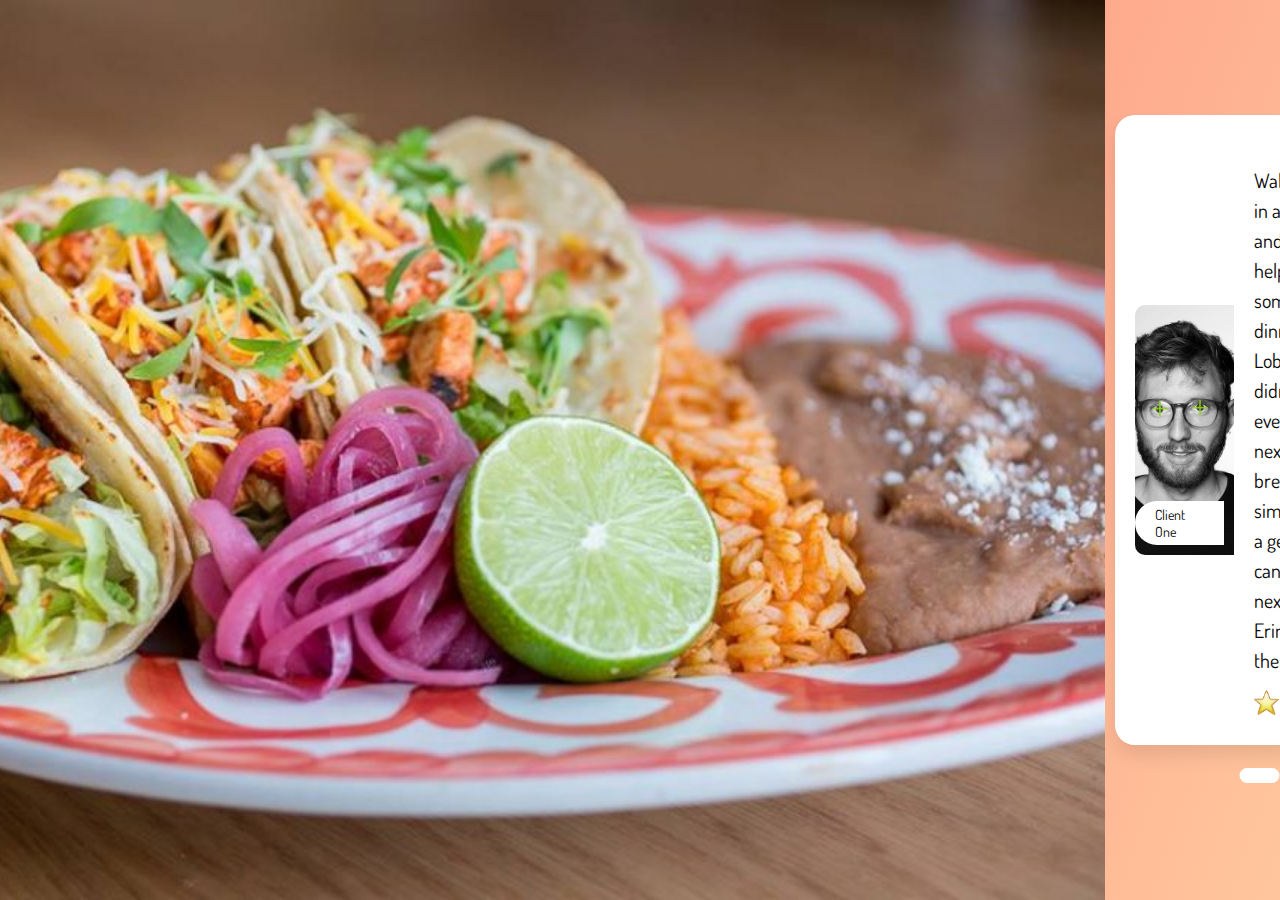
<file: Food_Plaza-master/Food_Plaza-master/views/index.html>
<!DOCTYPE html>
<html lang="en">
<head>
    <meta charset="UTF-8">
    <meta name="viewport" content="width=device-width, initial-scale=1.0">
    <title>Responsive Testimonial</title>

    <link rel="stylesheet" href="style.css">

</head>
<body>
    <img src="spring.jpg" class="client-img" alt="">
    <div class="container">
        <div class="wrapper">
            <div class="card">
                <div class="card-thumb">
                    <img src="1.jpg" class="client-img" alt="">
                    <span class="client-name">client one</span>
                </div>
                <div class="card-body">
                    <p class="review">Walked in for dinner in a Wednesday night and sat at the bar. She helped recommend something for my dinner and the Lobster Florentine didn’t disappoint! I even returned the next morning for breakfast and got similar service! It was a gem I found and can’t wait to return next year- I just hope Erin is still bartending then!</p>
                    <div class="rating">
                        <img src="str.png" class="star" alt="">
                        <img src="str.png" class="star" alt="">
                        <img src="str.png" class="star" alt="">
                        <img src="str.png" class="star" alt="">
                        <img src="str.png" class="star" alt="">
                    </div>
                </div>
            </div>
            <div class="card">
                <div class="card-thumb">
                    <img src="2.jpg" class="client-img" alt="">
                    <span class="client-name">client two</span>
                </div>
                <div class="card-body">
                    <p class="review">Coffee was fresh, the corned beef hash is amazing and homemade, even the toast was good! Oh, and the potato pancakes! Everything we ordered was fresh and delicious. Highly recommend! Definitely coming back.</p>
                    <div class="rating">
                        <img src="str.png" class="star" alt="">
                        <img src="str.png" class="star" alt="">
                        <img src="str.png" class="star" alt="">
                        <img src="str.png" class="star" alt="">
                    </div>
                </div>
            </div>
            <div class="card">
                <div class="card-thumb">
                    <img src="3.png" class="client-img" alt="">
                    <span class="client-name">client three</span>
                </div>
                <div class="card-body">
                    <p class="review">The bartender, Erin, couldn’t have been nicer. She was quick, efficient and friendly. </p>
                    <div class="rating">
                        <img src="str.png" class="star" alt="">
                        <img src="str.png" class="star" alt="">
                        <img src="str.png" class="star" alt="">
                       
                        <img src="str.png" class="star" alt="">
                    </div>
                </div>
            </div>
        </div>
        <div class="indicators">
            <button class="active"></button>
            <button></button>
            <button></button>
        </div>
    </div>

    <script src="app.js"></script>

</body>
</html>
</file>
<file: Food_Plaza-master/Food_Plaza-master/views/style.css>
@import url('https://fonts.googleapis.com/css2?family=Dosis:wght@500&family=Roboto:wght@400&display=swap');

*{
    margin: 0;
    padding: 0;
    box-sizing: border-box;
}

body{
    width: 100%;
    height: 100vh;
    display: flex;
    justify-content: center;
    align-items: center;
    font-family: 'dosis';
    color: #080808;
    background: linear-gradient(110deg, #fc6a6a 0%, #ffc69d 100%);
}

.container{
    position: relative;
    width: 800px;
    min-width: 350px;
    min-height: 250px;
    padding-bottom: 40px;
    overflow: hidden;
}

.wrapper{
    width: 300%;
    /* 300% 'caz we have 3 cards */
    min-height: 100%;
    display: flex;
    justify-content: space-between;
    transition: 1s;
}

.card{
    width: 800px;
    min-height: 100%;
    background: #fff;
    border-radius: 20px;
    box-shadow: 0 10px 20px rgba(0, 0, 0, 0.1);
    display: flex;
    justify-content: center;
    align-items: center;
    padding: 20px;
    margin: 0 10px;
}

.card-thumb{
    width: 70%;
    height: 250px;
    overflow: hidden;
    border-top-left-radius: 10px;
    border-bottom-left-radius: 10px;
    position: relative;
}

.client-img{
    width: 100%;
    height: 100%;
    object-fit: cover;
}

.client-name{
    position: absolute;
    bottom: 10px;
    right: 10px;
    border-top-left-radius: 50px;
    border-bottom-left-radius: 50px;
    padding: 5px 20px;
    background: #fff;
    text-transform: capitalize;
    font-size: 14px;
}

.card-body{
    width: 120%;
    min-height: 100%;
    height: auto;
    margin-left: 20px;
    position: relative;
    padding-bottom: 50px;
}

.review{
    font-size: 20px;
    line-height: 30px;
    margin-top: 30px;
}

.rating{
    position: absolute;
    bottom: 10px;
    left: 0;
    display: flex;
    justify-content: center;
    align-items: center;
}

.star{
    width: 25px;
    margin-right: 5px;
}

.indicators{
    position: absolute;
    bottom: 0;
    left: 50%;
    transform: translateX(-50%);
}

.indicators button{
    background: none;
    border: none;
    outline: none;
    width: 15px;
    height: 15px;
    border-radius: 50%;
    border: 2px solid #fff;
    cursor: pointer;
    margin-left: 5px;
    transition: .5s;
}

button.active{
    width: 40px;
    border-radius: 50px;
    background: #fff;
}

@media (max-width: 800px){
    .container{
        width: 50%;
        margin: auto;
    }
    .card{
        flex-direction: column;
    }
    .card-thumb{
        width: 100%;
        border-radius: 10px;
    }
    .card-body{
        width: 100%;
        min-height: auto;
        margin-left: 0;
    }
}
we are almost done now we need a JAVASCRIPT file to make the slider work. Create app.js file and paste this on it.
const wrapper = document.querySelector('.wrapper');
const indicators = [...document.querySelectorAll('.indicators button')];

let currentTestimonial = 0; // Default 0

indicators.forEach((item, i) => {
    item.addEventListener('click', () => {
        indicators[currentTestimonial].classList.remove('active');
        wrapper.style.marginLeft = `-${100 * i}%`;
        item.classList.add('active');
        currentTestimonial = i;
    })
})
</file>
